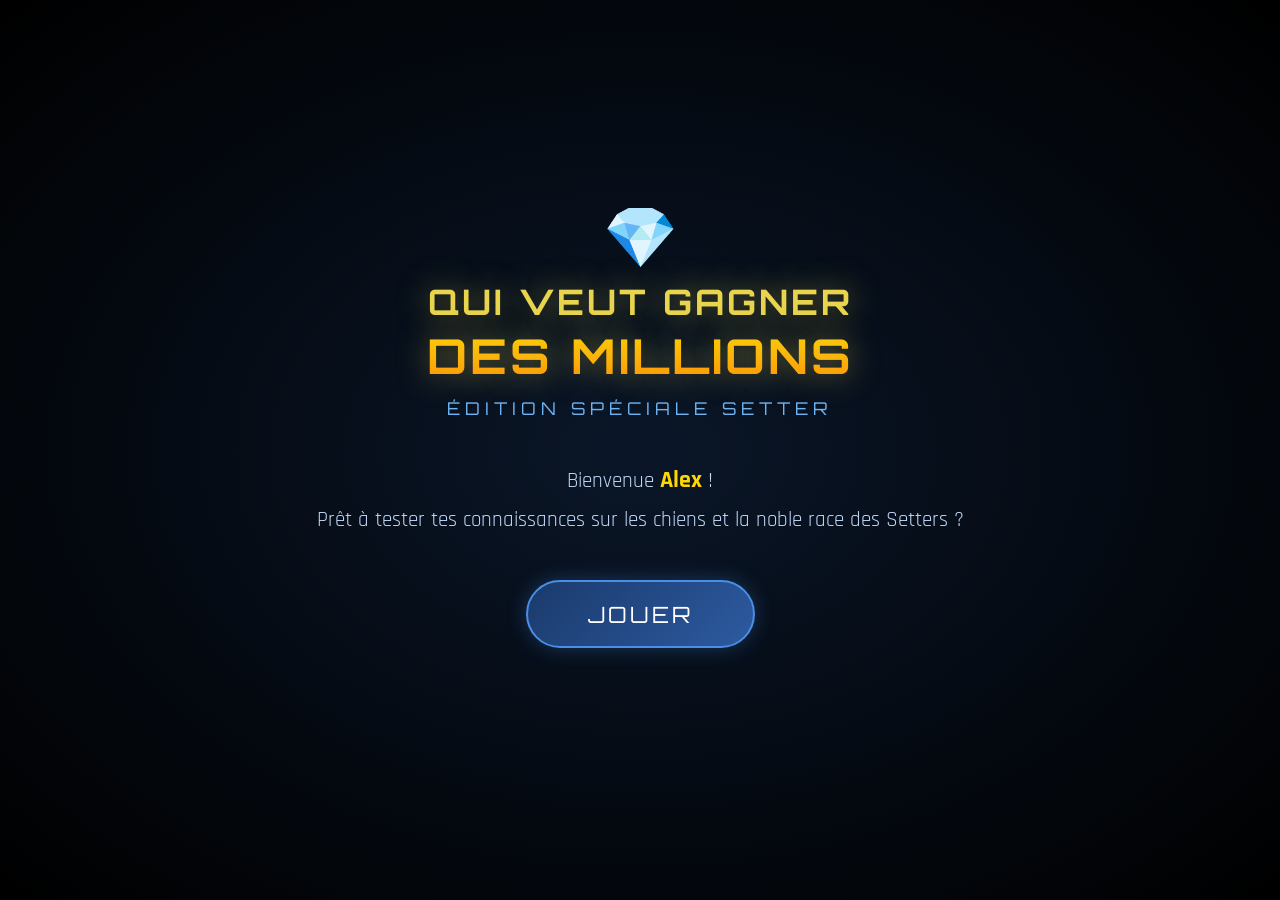
<file: index.html>
<!DOCTYPE html>
<html lang="fr">
<head>
    <meta charset="UTF-8">
    <meta name="viewport" content="width=device-width, initial-scale=1.0">
    <title>Qui Veut Gagner des Millions - Spécial Setter 🐕</title>
    <link rel="stylesheet" href="style.css">
</head>
<body>
    <div class="game-container">
        <!-- Écran d'accueil -->
        <div id="welcome-screen" class="screen active">
            <div class="logo">
                <div class="diamond">💎</div>
                <h1>QUI VEUT GAGNER<br><span class="millions">DES MILLIONS</span></h1>
                <div class="subtitle">Édition Spéciale Setter</div>
            </div>
            <div class="welcome-message">
                <p>Bienvenue <strong>Alex</strong> !</p>
                <p>Prêt à tester tes connaissances sur les chiens et la noble race des Setters ?</p>
            </div>
            <button class="start-btn" onclick="startGame()">
                <span>JOUER</span>
            </button>
        </div>

        <!-- Écran de jeu -->
        <div id="game-screen" class="screen">
            <div class="game-header">
                <div class="prize-ladder" id="prize-ladder"></div>
                <div class="question-area">
                    <div class="phase-badge" id="phase-badge">WARM-UP</div>
                    <div class="prize-current" id="prize-current">100 €</div>
                    <div class="question-number" id="question-number">Question 1/15</div>
                    <div class="question-box" id="question-box">
                        <p id="question-text"></p>
                    </div>
                    <div class="answers-grid" id="answers-grid"></div>
                    <div class="lifelines" id="lifelines">
                        <button class="lifeline-btn" id="lifeline-5050" onclick="use5050()" title="50:50">
                            <span>50:50</span>
                        </button>
                        <button class="lifeline-btn" id="lifeline-phone" onclick="usePhone()" title="Appel à un ami">
                            <span>📞</span>
                        </button>
                        <button class="lifeline-btn" id="lifeline-audience" onclick="useAudience()" title="Avis du public">
                            <span>👥</span>
                        </button>
                    </div>
                </div>
            </div>
        </div>

        <!-- Écran de résultat -->
        <div id="result-screen" class="screen">
            <div class="result-content" id="result-content"></div>
            <button class="start-btn" onclick="restartGame()">
                <span>REJOUER</span>
            </button>
        </div>

        <!-- Modal joker -->
        <div class="modal-overlay" id="modal-overlay">
            <div class="modal" id="modal-content"></div>
        </div>
    </div>

    <script src="questions.js"></script>
    <script src="game.js"></script>
</body>
</html>
</file>
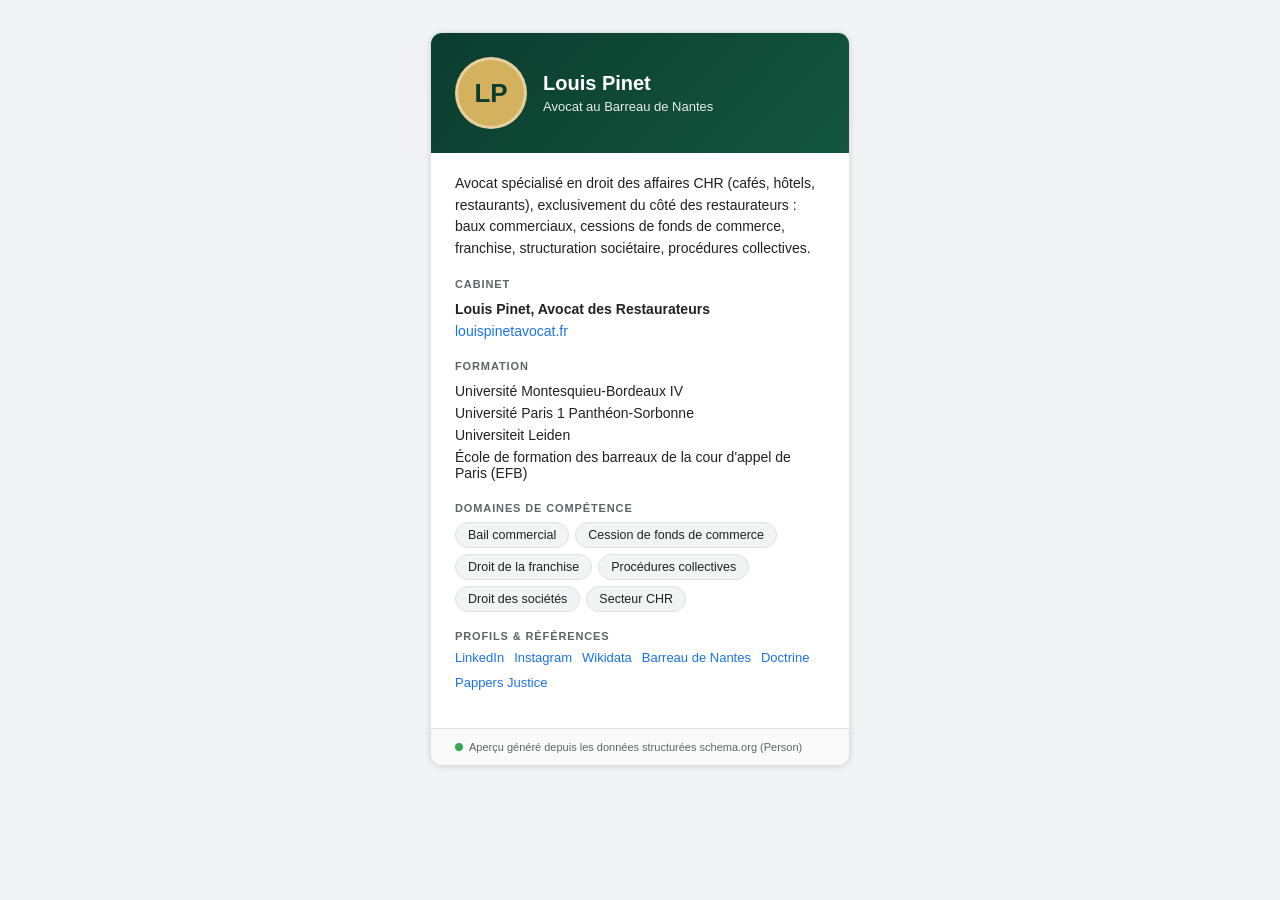
<file: preview-louis-pinet.html>
<!DOCTYPE html>
<html lang="fr">
<head>
<meta charset="UTF-8">
<meta name="viewport" content="width=device-width, initial-scale=1.0">
<title>Aperçu — Louis Pinet, Avocat</title>
<style>
  :root{
    --bg:#f1f3f4; --card:#fff; --txt:#202124; --muted:#5f6368;
    --blue:#1a73e8; --line:#e0e0e0; --chip:#f1f3f4;
  }
  *{box-sizing:border-box;}
  body{
    margin:0; font-family:"Segoe UI",Roboto,Arial,sans-serif;
    background:var(--bg); color:var(--txt);
    display:flex; justify-content:center; padding:32px 16px;
  }
  .panel{
    width:100%; max-width:420px; background:var(--card);
    border:1px solid var(--line); border-radius:12px; overflow:hidden;
    box-shadow:0 1px 6px rgba(0,0,0,.12);
  }
  .hero{
    background:linear-gradient(135deg,#0b3d2e,#14563f);
    color:#fff; padding:24px; display:flex; gap:16px; align-items:center;
  }
  .avatar{
    width:72px; height:72px; border-radius:50%; flex:0 0 auto;
    background:#d4b15f; color:#0b3d2e; font-weight:700; font-size:26px;
    display:flex; align-items:center; justify-content:center;
    border:3px solid rgba(255,255,255,.4);
  }
  .hero h1{font-size:20px; margin:0 0 4px;}
  .hero .role{font-size:13px; opacity:.9;}
  .body{padding:20px 24px;}
  .desc{font-size:14px; line-height:1.55; color:var(--txt); margin:0 0 18px;}
  .section{margin-bottom:18px;}
  .section h2{
    font-size:11px; letter-spacing:.08em; text-transform:uppercase;
    color:var(--muted); margin:0 0 8px;
  }
  .row{font-size:14px; padding:3px 0; color:var(--txt);}
  .row b{font-weight:600;}
  .chips{display:flex; flex-wrap:wrap; gap:6px;}
  .chip{
    background:var(--chip); border:1px solid var(--line); border-radius:16px;
    padding:5px 12px; font-size:12.5px; color:var(--txt);
  }
  .links{display:flex; flex-wrap:wrap; gap:10px;}
  .links a{
    font-size:13px; color:var(--blue); text-decoration:none;
    display:inline-flex; align-items:center; gap:5px;
  }
  .links a:hover{text-decoration:underline;}
  .footer{
    border-top:1px solid var(--line); padding:12px 24px;
    font-size:11px; color:var(--muted); background:#fafafa;
    display:flex; align-items:center; gap:6px;
  }
  .dot{width:8px;height:8px;border-radius:50%;background:#34a853;}
</style>
</head>
<body>
  <div class="panel">
    <div class="hero">
      <div class="avatar">LP</div>
      <div>
        <h1>Louis Pinet</h1>
        <div class="role">Avocat au Barreau de Nantes</div>
      </div>
    </div>

    <div class="body">
      <p class="desc">
        Avocat spécialisé en droit des affaires CHR (cafés, hôtels, restaurants),
        exclusivement du côté des restaurateurs : baux commerciaux, cessions de
        fonds de commerce, franchise, structuration sociétaire, procédures collectives.
      </p>

      <div class="section">
        <h2>Cabinet</h2>
        <div class="row"><b>Louis Pinet, Avocat des Restaurateurs</b></div>
        <div class="row"><a class="" href="https://www.louispinetavocat.fr" target="_blank" rel="noopener" style="color:#1a73e8;text-decoration:none">louispinetavocat.fr</a></div>
      </div>

      <div class="section">
        <h2>Formation</h2>
        <div class="row">Université Montesquieu-Bordeaux IV</div>
        <div class="row">Université Paris 1 Panthéon-Sorbonne</div>
        <div class="row">Universiteit Leiden</div>
        <div class="row">École de formation des barreaux de la cour d'appel de Paris (EFB)</div>
      </div>

      <div class="section">
        <h2>Domaines de compétence</h2>
        <div class="chips">
          <span class="chip">Bail commercial</span>
          <span class="chip">Cession de fonds de commerce</span>
          <span class="chip">Droit de la franchise</span>
          <span class="chip">Procédures collectives</span>
          <span class="chip">Droit des sociétés</span>
          <span class="chip">Secteur CHR</span>
        </div>
      </div>

      <div class="section">
        <h2>Profils &amp; références</h2>
        <div class="links">
          <a href="https://www.linkedin.com/in/louispinet-avocat" target="_blank" rel="noopener">LinkedIn</a>
          <a href="https://www.instagram.com/louispinet__avocat_des_resto/" target="_blank" rel="noopener">Instagram</a>
          <a href="https://www.wikidata.org/wiki/Q139964169" target="_blank" rel="noopener">Wikidata</a>
          <a href="https://www.barreaunantes.fr/annuaire/louis-pinet/" target="_blank" rel="noopener">Barreau de Nantes</a>
          <a href="https://www.doctrine.fr/p/avocat/L234937CD6128B9124F4F" target="_blank" rel="noopener">Doctrine</a>
          <a href="https://justice.pappers.fr/avocat/pinet-louis-44000" target="_blank" rel="noopener">Pappers Justice</a>
        </div>
      </div>
    </div>

    <div class="footer">
      <span class="dot"></span> Aperçu généré depuis les données structurées schema.org (Person)
    </div>
  </div>
</body>
</html>
</file>
<file: style.css>
@import url('https://fonts.googleapis.com/css2?family=Orbitron:wght@400;700;900&family=Rajdhani:wght@400;600;700&display=swap');

* {
    margin: 0;
    padding: 0;
    box-sizing: border-box;
}

body {
    font-family: 'Rajdhani', sans-serif;
    background: radial-gradient(ellipse at center, #0a1628 0%, #000000 100%);
    min-height: 100vh;
    color: #ffffff;
    overflow-x: hidden;
}

.game-container {
    max-width: 900px;
    margin: 0 auto;
    padding: 20px;
    min-height: 100vh;
    position: relative;
}

/* Screens */
.screen {
    display: none;
    animation: fadeIn 0.5s ease;
}

.screen.active {
    display: flex;
    flex-direction: column;
    align-items: center;
    justify-content: center;
    min-height: 90vh;
}

@keyframes fadeIn {
    from { opacity: 0; transform: translateY(20px); }
    to { opacity: 1; transform: translateY(0); }
}

/* Welcome Screen */
.logo {
    text-align: center;
    margin-bottom: 40px;
}

.diamond {
    font-size: 60px;
    animation: pulse 2s infinite;
}

@keyframes pulse {
    0%, 100% { transform: scale(1); }
    50% { transform: scale(1.1); }
}

.logo h1 {
    font-family: 'Orbitron', sans-serif;
    font-size: 2.2rem;
    color: #e8d44d;
    text-shadow: 0 0 30px rgba(232, 212, 77, 0.5);
    letter-spacing: 3px;
    line-height: 1.3;
}

.logo .millions {
    font-size: 3rem;
    background: linear-gradient(180deg, #ffd700, #ff8c00);
    -webkit-background-clip: text;
    -webkit-text-fill-color: transparent;
    background-clip: text;
}

.subtitle {
    font-family: 'Orbitron', sans-serif;
    font-size: 1.1rem;
    color: #6db3f2;
    margin-top: 10px;
    letter-spacing: 5px;
    text-transform: uppercase;
}

.welcome-message {
    text-align: center;
    font-size: 1.3rem;
    margin-bottom: 40px;
    line-height: 1.8;
    color: #c0d6f5;
}

.welcome-message strong {
    color: #ffd700;
    font-size: 1.5rem;
}

/* Start Button */
.start-btn {
    background: linear-gradient(135deg, #1a3a6c, #2d5aa0);
    border: 2px solid #4a8fe7;
    color: #ffffff;
    padding: 18px 60px;
    font-family: 'Orbitron', sans-serif;
    font-size: 1.4rem;
    letter-spacing: 3px;
    cursor: pointer;
    border-radius: 50px;
    transition: all 0.3s ease;
    text-transform: uppercase;
    box-shadow: 0 0 20px rgba(74, 143, 231, 0.3);
}

.start-btn:hover {
    background: linear-gradient(135deg, #2d5aa0, #4a8fe7);
    box-shadow: 0 0 40px rgba(74, 143, 231, 0.6);
    transform: scale(1.05);
}

/* Game Screen */
#game-screen.active {
    justify-content: flex-start;
    padding-top: 10px;
}

.game-header {
    width: 100%;
    display: flex;
    flex-direction: column;
    gap: 15px;
}

.phase-badge {
    text-align: center;
    font-family: 'Orbitron', sans-serif;
    font-size: 0.85rem;
    letter-spacing: 3px;
    padding: 6px 20px;
    border-radius: 20px;
    display: inline-block;
    margin: 0 auto;
    background: linear-gradient(135deg, #2a6b3a, #1a4a28);
    border: 1px solid #4caf50;
    color: #81c784;
}

.phase-badge.setter {
    background: linear-gradient(135deg, #6b2a2a, #4a1a1a);
    border: 1px solid #af4c4c;
    color: #e57373;
}

.prize-current {
    text-align: center;
    font-family: 'Orbitron', sans-serif;
    font-size: 2rem;
    color: #ffd700;
    text-shadow: 0 0 20px rgba(255, 215, 0, 0.5);
    margin: 5px 0;
}

.question-number {
    text-align: center;
    font-size: 1rem;
    color: #6db3f2;
    letter-spacing: 2px;
    margin-bottom: 10px;
}

/* Question Box */
.question-box {
    background: linear-gradient(135deg, #0d2240, #162d50);
    border: 2px solid #2a5298;
    border-radius: 15px;
    padding: 25px 30px;
    margin-bottom: 20px;
    text-align: center;
    position: relative;
    box-shadow: 0 0 20px rgba(42, 82, 152, 0.3), inset 0 0 30px rgba(0, 0, 0, 0.3);
}

.question-box::before,
.question-box::after {
    content: '';
    position: absolute;
    top: 50%;
    width: 30px;
    height: 30px;
    background: #0d2240;
    border: 2px solid #2a5298;
    transform: translateY(-50%) rotate(45deg);
}

.question-box::before {
    left: -17px;
}

.question-box::after {
    right: -17px;
}

#question-text {
    font-size: 1.25rem;
    font-weight: 600;
    line-height: 1.6;
    color: #ffffff;
}

/* Answers Grid */
.answers-grid {
    display: grid;
    grid-template-columns: 1fr 1fr;
    gap: 12px;
    margin-bottom: 20px;
}

.answer-btn {
    background: linear-gradient(135deg, #0d1f3c, #162d50);
    border: 2px solid #2a5298;
    color: #ffffff;
    padding: 16px 20px;
    font-family: 'Rajdhani', sans-serif;
    font-size: 1.05rem;
    font-weight: 600;
    cursor: pointer;
    border-radius: 12px;
    transition: all 0.3s ease;
    text-align: left;
    display: flex;
    align-items: center;
    gap: 12px;
    position: relative;
    overflow: hidden;
}

.answer-btn:hover:not(.disabled) {
    background: linear-gradient(135deg, #1a3a6c, #2d5aa0);
    border-color: #4a8fe7;
    box-shadow: 0 0 15px rgba(74, 143, 231, 0.4);
    transform: translateY(-2px);
}

.answer-btn .letter {
    font-family: 'Orbitron', sans-serif;
    font-size: 0.9rem;
    color: #ffd700;
    min-width: 25px;
}

.answer-btn.selected {
    background: linear-gradient(135deg, #b8860b, #daa520);
    border-color: #ffd700;
    animation: blink 0.5s ease 3;
}

@keyframes blink {
    0%, 100% { opacity: 1; }
    50% { opacity: 0.5; }
}

.answer-btn.correct {
    background: linear-gradient(135deg, #1b5e20, #2e7d32) !important;
    border-color: #4caf50 !important;
    box-shadow: 0 0 25px rgba(76, 175, 80, 0.6) !important;
    animation: none;
}

.answer-btn.wrong {
    background: linear-gradient(135deg, #b71c1c, #c62828) !important;
    border-color: #f44336 !important;
    box-shadow: 0 0 25px rgba(244, 67, 54, 0.6) !important;
    animation: none;
}

.answer-btn.disabled {
    opacity: 0.3;
    cursor: default;
    pointer-events: none;
}

.answer-btn.hidden-5050 {
    opacity: 0.1;
    pointer-events: none;
    border-color: #333;
}

/* Lifelines */
.lifelines {
    display: flex;
    justify-content: center;
    gap: 20px;
    margin-top: 10px;
}

.lifeline-btn {
    width: 65px;
    height: 65px;
    border-radius: 50%;
    background: linear-gradient(135deg, #1a3a6c, #0d2240);
    border: 2px solid #4a8fe7;
    color: #ffffff;
    font-size: 1.2rem;
    cursor: pointer;
    transition: all 0.3s ease;
    display: flex;
    align-items: center;
    justify-content: center;
    box-shadow: 0 0 15px rgba(74, 143, 231, 0.3);
}

.lifeline-btn:hover:not(.used) {
    transform: scale(1.1);
    box-shadow: 0 0 25px rgba(74, 143, 231, 0.6);
}

.lifeline-btn.used {
    opacity: 0.3;
    border-color: #333;
    cursor: default;
    pointer-events: none;
    box-shadow: none;
}

.lifeline-btn span {
    font-family: 'Orbitron', sans-serif;
    font-size: 0.75rem;
    font-weight: 700;
}

/* Prize Ladder */
.prize-ladder {
    display: flex;
    flex-wrap: wrap;
    justify-content: center;
    gap: 6px 12px;
    padding: 10px;
    background: rgba(13, 34, 64, 0.5);
    border-radius: 10px;
    border: 1px solid rgba(42, 82, 152, 0.3);
}

.prize-step {
    font-family: 'Orbitron', sans-serif;
    font-size: 0.65rem;
    padding: 3px 10px;
    border-radius: 4px;
    color: #5a7da8;
    transition: all 0.3s ease;
    white-space: nowrap;
}

.prize-step.current {
    color: #ffd700;
    background: rgba(255, 215, 0, 0.15);
    border: 1px solid rgba(255, 215, 0, 0.4);
    font-weight: 700;
}

.prize-step.done {
    color: #4caf50;
}

.prize-step.milestone {
    color: #ff9800;
}

.prize-step.milestone.current {
    color: #ffd700;
}

/* Modal */
.modal-overlay {
    display: none;
    position: fixed;
    top: 0;
    left: 0;
    right: 0;
    bottom: 0;
    background: rgba(0, 0, 0, 0.8);
    z-index: 100;
    align-items: center;
    justify-content: center;
}

.modal-overlay.active {
    display: flex;
}

.modal {
    background: linear-gradient(135deg, #0d2240, #162d50);
    border: 2px solid #2a5298;
    border-radius: 20px;
    padding: 30px;
    max-width: 500px;
    width: 90%;
    text-align: center;
    box-shadow: 0 0 40px rgba(42, 82, 152, 0.5);
}

.modal h3 {
    font-family: 'Orbitron', sans-serif;
    color: #ffd700;
    margin-bottom: 15px;
    font-size: 1.2rem;
}

.modal p {
    font-size: 1.1rem;
    line-height: 1.6;
    margin-bottom: 10px;
}

.modal .close-modal {
    background: linear-gradient(135deg, #1a3a6c, #2d5aa0);
    border: 1px solid #4a8fe7;
    color: #fff;
    padding: 10px 30px;
    border-radius: 25px;
    font-family: 'Rajdhani', sans-serif;
    font-size: 1rem;
    cursor: pointer;
    margin-top: 15px;
    transition: all 0.3s ease;
}

.modal .close-modal:hover {
    background: linear-gradient(135deg, #2d5aa0, #4a8fe7);
}

/* Audience bars */
.audience-bars {
    display: flex;
    justify-content: center;
    align-items: flex-end;
    gap: 15px;
    height: 120px;
    margin: 20px 0;
}

.audience-bar {
    display: flex;
    flex-direction: column;
    align-items: center;
    gap: 5px;
}

.audience-bar .bar {
    width: 40px;
    background: linear-gradient(180deg, #4a8fe7, #2d5aa0);
    border-radius: 4px 4px 0 0;
    transition: height 1s ease;
}

.audience-bar .label {
    font-family: 'Orbitron', sans-serif;
    font-size: 0.7rem;
    color: #ffd700;
}

.audience-bar .percent {
    font-size: 0.8rem;
    color: #6db3f2;
}

/* Result Screen */
.result-content {
    text-align: center;
    margin-bottom: 40px;
}

.result-content h2 {
    font-family: 'Orbitron', sans-serif;
    font-size: 2rem;
    margin-bottom: 20px;
}

.result-content .final-prize {
    font-family: 'Orbitron', sans-serif;
    font-size: 3rem;
    color: #ffd700;
    text-shadow: 0 0 30px rgba(255, 215, 0, 0.5);
    margin: 20px 0;
}

.result-content .result-message {
    font-size: 1.3rem;
    color: #c0d6f5;
    line-height: 1.8;
}

.result-content .dog-emoji {
    font-size: 5rem;
    margin: 20px 0;
}

/* Fun fact box */
.fun-fact {
    background: rgba(255, 215, 0, 0.1);
    border: 1px solid rgba(255, 215, 0, 0.3);
    border-radius: 10px;
    padding: 15px;
    margin-top: 15px;
    font-size: 0.95rem;
    color: #e8d44d;
    line-height: 1.5;
}

/* Responsive */
@media (max-width: 600px) {
    .logo h1 {
        font-size: 1.5rem;
    }

    .logo .millions {
        font-size: 2rem;
    }

    .answers-grid {
        grid-template-columns: 1fr;
    }

    .prize-current {
        font-size: 1.5rem;
    }

    .question-box {
        padding: 20px;
    }

    .question-box::before,
    .question-box::after {
        display: none;
    }

    #question-text {
        font-size: 1.1rem;
    }

    .lifeline-btn {
        width: 55px;
        height: 55px;
    }
}
</file>
